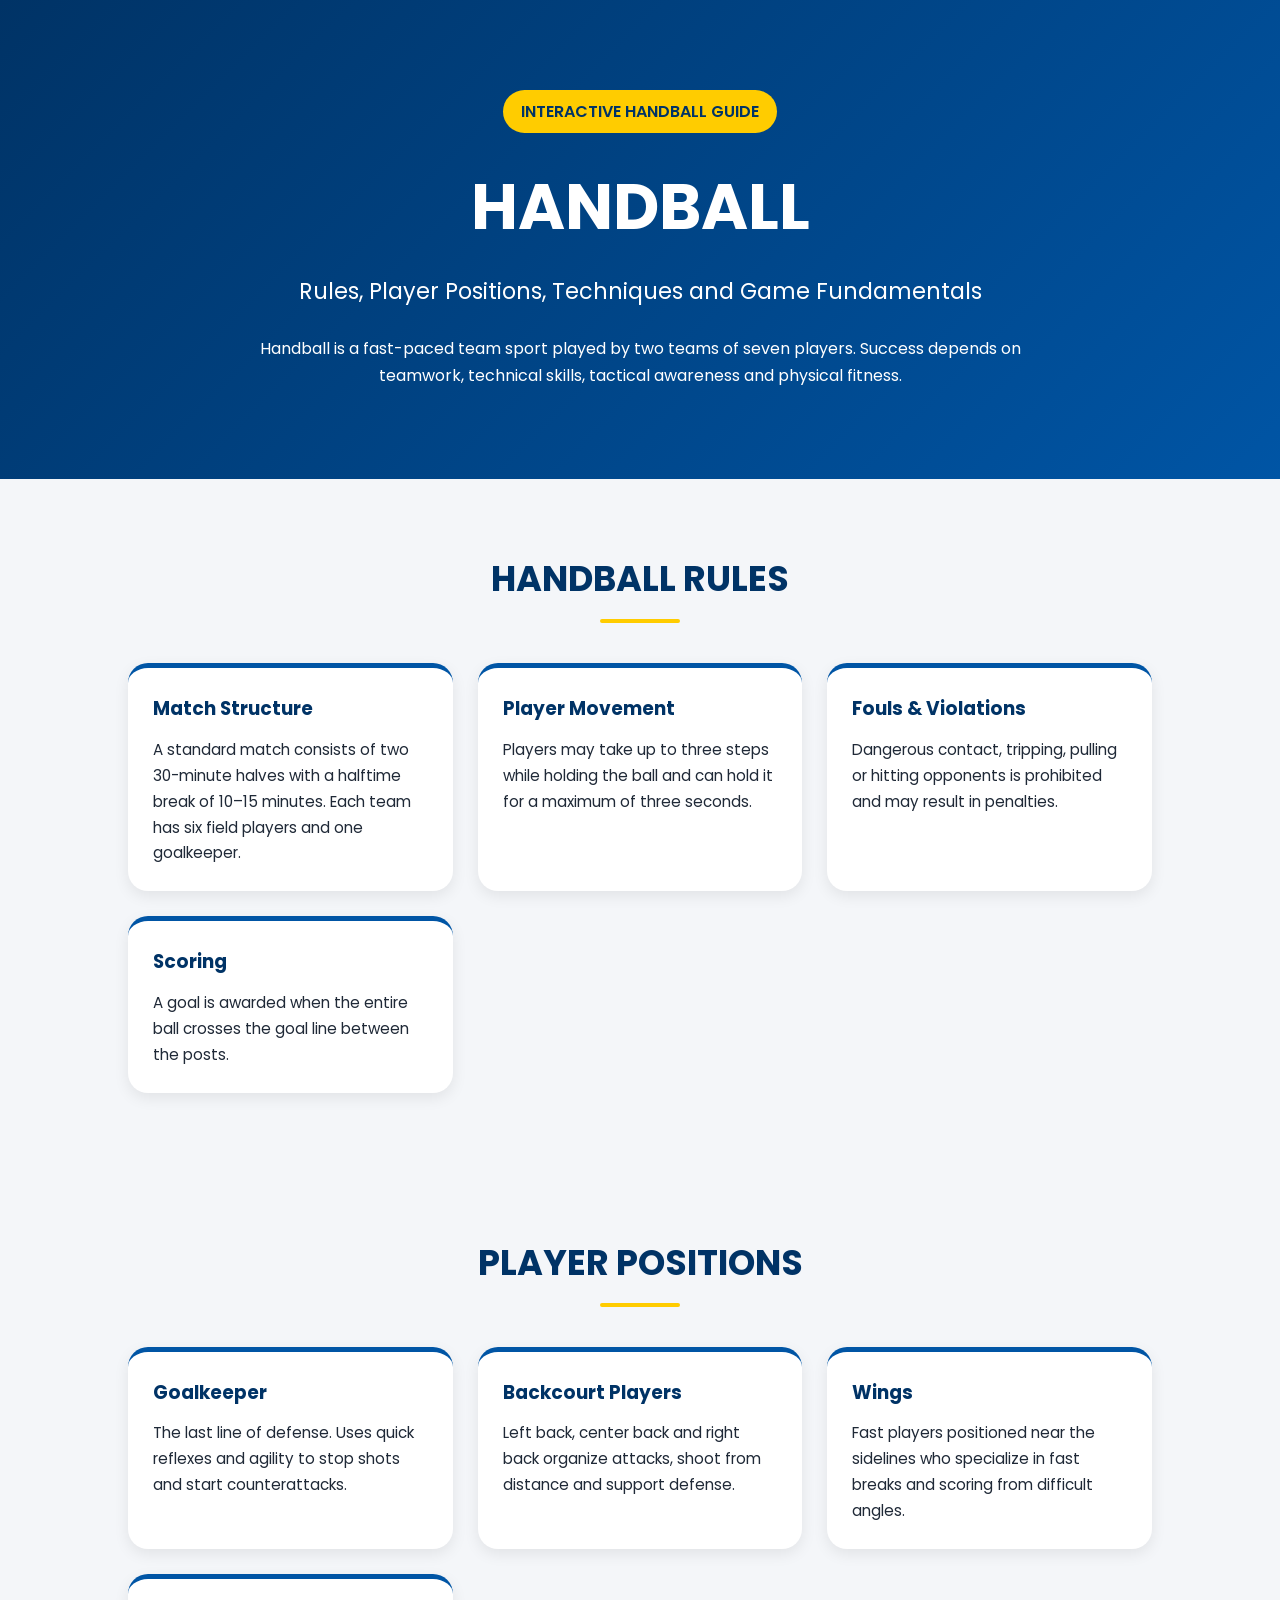
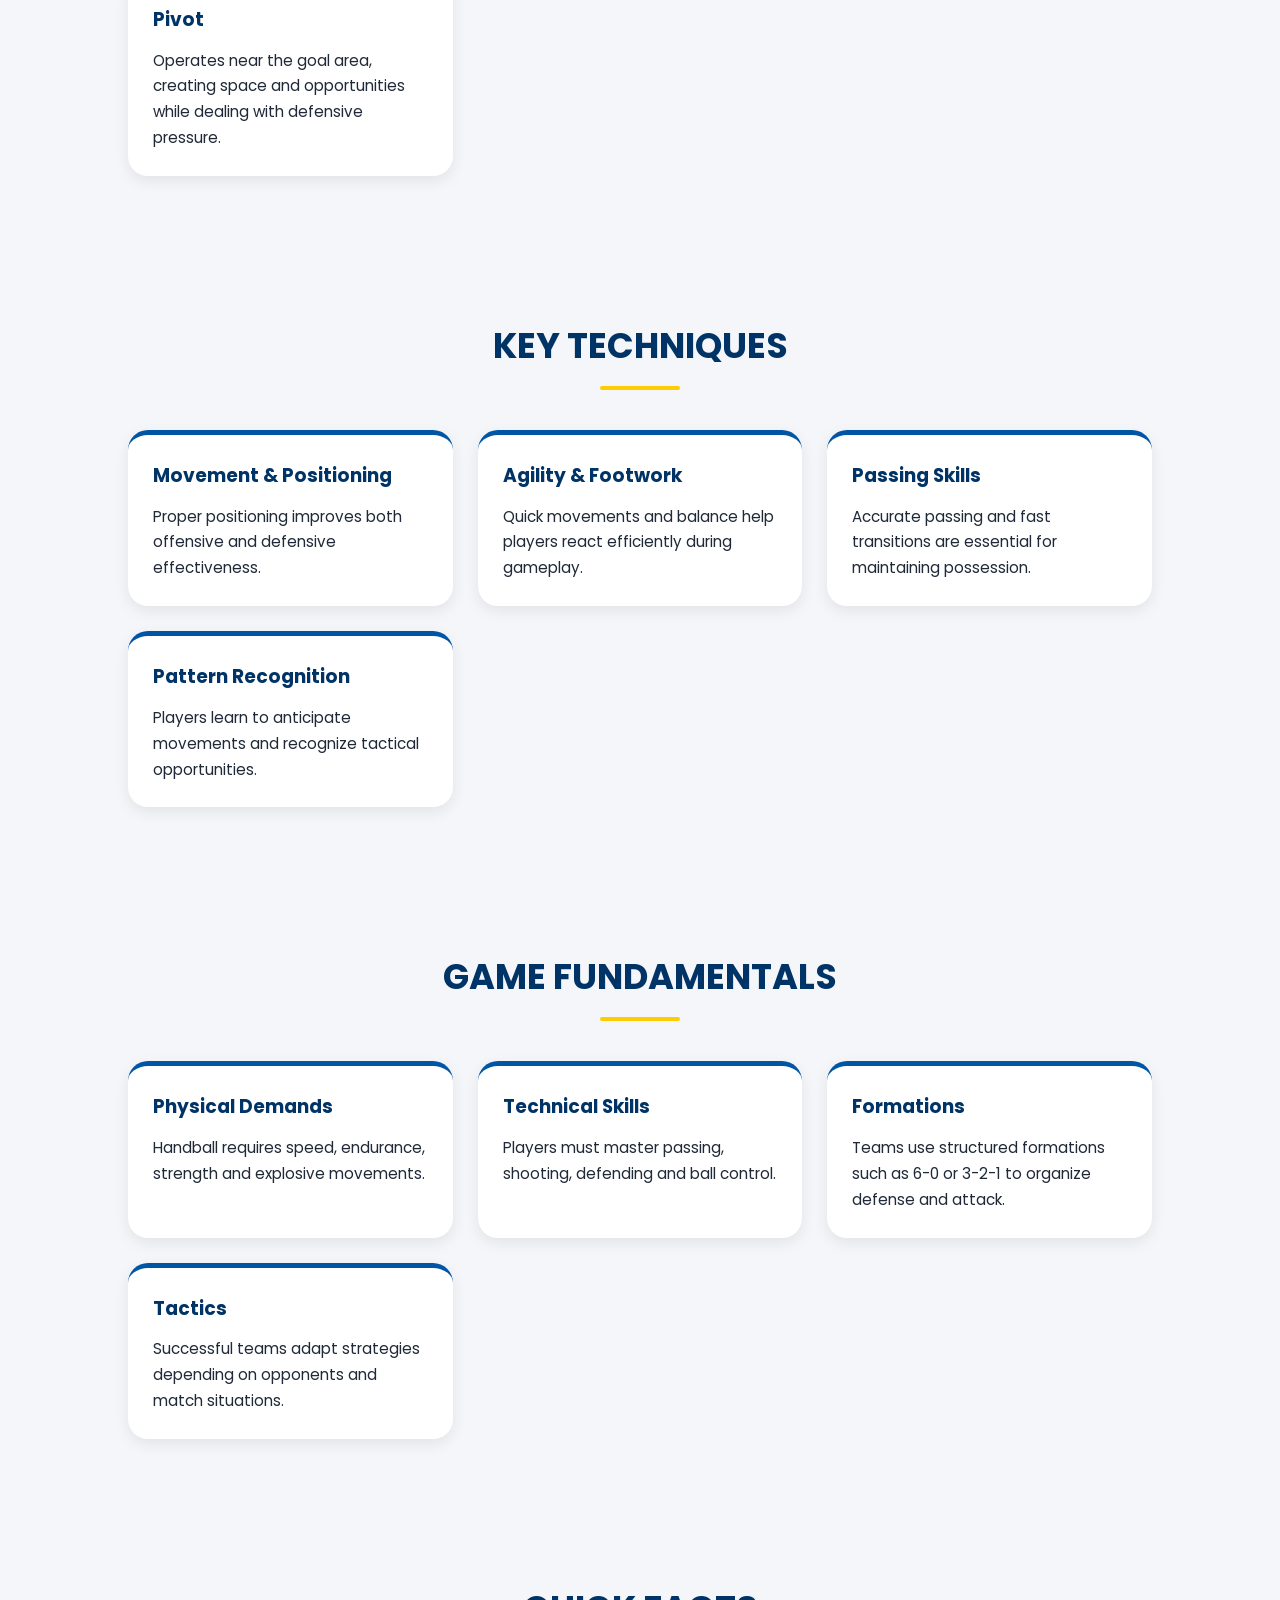
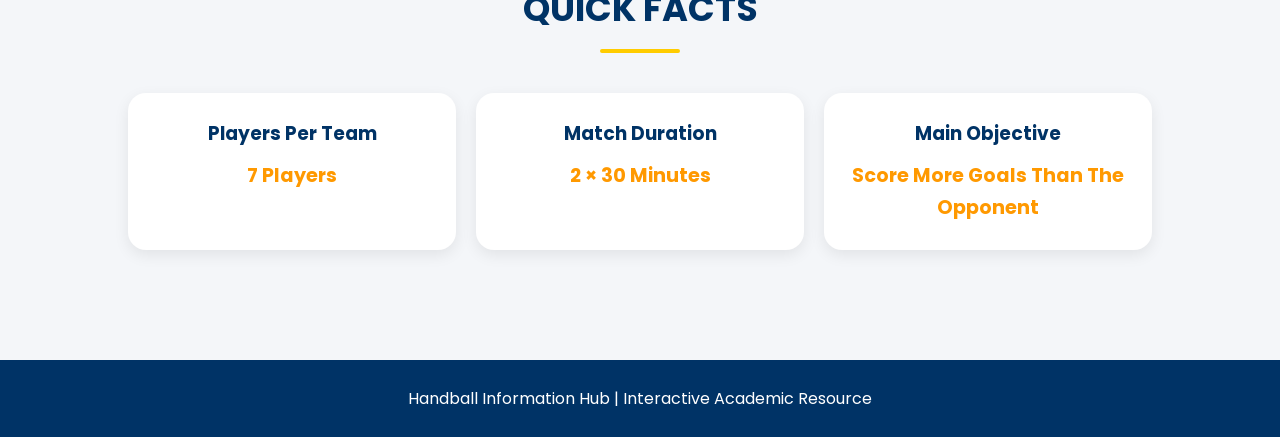
<file: Index.html>
<!DOCTYPE html>
<html lang="en">
<head>
    <meta charset="UTF-8">
    <meta name="viewport" content="width=device-width, initial-scale=1.0">
    <title>Handball Information Hub</title>

    <link rel="stylesheet" href="style.css">

    <link href="https://fonts.googleapis.com/css2?family=Poppins:wght@300;400;500;600;700&display=swap" rel="stylesheet">
</head>
<body>

<header class="hero">

    <div class="hero-content">

        <span class="tag">INTERACTIVE HANDBALL GUIDE</span>

        <h1>HANDBALL</h1>

        <h2>Rules, Player Positions, Techniques and Game Fundamentals</h2>

        <p>
            Handball is a fast-paced team sport played by two teams of seven players.
            Success depends on teamwork, technical skills, tactical awareness and physical fitness.
        </p>

    </div>

</header>

<main>

    <section class="section">

        <h2 class="section-title">HANDBALL RULES</h2>

        <div class="cards">

            <div class="card">
                <h3>Match Structure</h3>
                <p>
                    A standard match consists of two 30-minute halves with a halftime break of 10–15 minutes.
                    Each team has six field players and one goalkeeper.
                </p>
            </div>

            <div class="card">
                <h3>Player Movement</h3>
                <p>
                    Players may take up to three steps while holding the ball and can hold it for a maximum of three seconds.
                </p>
            </div>

            <div class="card">
                <h3>Fouls & Violations</h3>
                <p>
                    Dangerous contact, tripping, pulling or hitting opponents is prohibited and may result in penalties.
                </p>
            </div>

            <div class="card">
                <h3>Scoring</h3>
                <p>
                    A goal is awarded when the entire ball crosses the goal line between the posts.
                </p>
            </div>

        </div>

    </section>

    <section class="section">

        <h2 class="section-title">PLAYER POSITIONS</h2>

        <div class="cards">

            <div class="card">
                <h3>Goalkeeper</h3>
                <p>
                    The last line of defense. Uses quick reflexes and agility to stop shots and start counterattacks.
                </p>
            </div>

            <div class="card">
                <h3>Backcourt Players</h3>
                <p>
                    Left back, center back and right back organize attacks, shoot from distance and support defense.
                </p>
            </div>

            <div class="card">
                <h3>Wings</h3>
                <p>
                    Fast players positioned near the sidelines who specialize in fast breaks and scoring from difficult angles.
                </p>
            </div>

            <div class="card">
                <h3>Pivot</h3>
                <p>
                    Operates near the goal area, creating space and opportunities while dealing with defensive pressure.
                </p>
            </div>

        </div>

    </section>

    <section class="section">

        <h2 class="section-title">KEY TECHNIQUES</h2>

        <div class="cards">

            <div class="card">
                <h3>Movement & Positioning</h3>
                <p>
                    Proper positioning improves both offensive and defensive effectiveness.
                </p>
            </div>

            <div class="card">
                <h3>Agility & Footwork</h3>
                <p>
                    Quick movements and balance help players react efficiently during gameplay.
                </p>
            </div>

            <div class="card">
                <h3>Passing Skills</h3>
                <p>
                    Accurate passing and fast transitions are essential for maintaining possession.
                </p>
            </div>

            <div class="card">
                <h3>Pattern Recognition</h3>
                <p>
                    Players learn to anticipate movements and recognize tactical opportunities.
                </p>
            </div>

        </div>

    </section>

    <section class="section">

        <h2 class="section-title">GAME FUNDAMENTALS</h2>

        <div class="cards">

            <div class="card">
                <h3>Physical Demands</h3>
                <p>
                    Handball requires speed, endurance, strength and explosive movements.
                </p>
            </div>

            <div class="card">
                <h3>Technical Skills</h3>
                <p>
                    Players must master passing, shooting, defending and ball control.
                </p>
            </div>

            <div class="card">
                <h3>Formations</h3>
                <p>
                    Teams use structured formations such as 6-0 or 3-2-1 to organize defense and attack.
                </p>
            </div>

            <div class="card">
                <h3>Tactics</h3>
                <p>
                    Successful teams adapt strategies depending on opponents and match situations.
                </p>
            </div>

        </div>

    </section>

    <section class="section">

        <h2 class="section-title">QUICK FACTS</h2>

        <div class="facts">

            <div class="fact">
                <h3>Players Per Team</h3>
                <p>7 Players</p>
            </div>

            <div class="fact">
                <h3>Match Duration</h3>
                <p>2 × 30 Minutes</p>
            </div>

            <div class="fact">
                <h3>Main Objective</h3>
                <p>Score More Goals Than The Opponent</p>
            </div>

        </div>

    </section>

</main>

<footer>

    <p>
        Handball Information Hub | Interactive Academic Resource
    </p>

</footer>

</body>
</html>
</file>
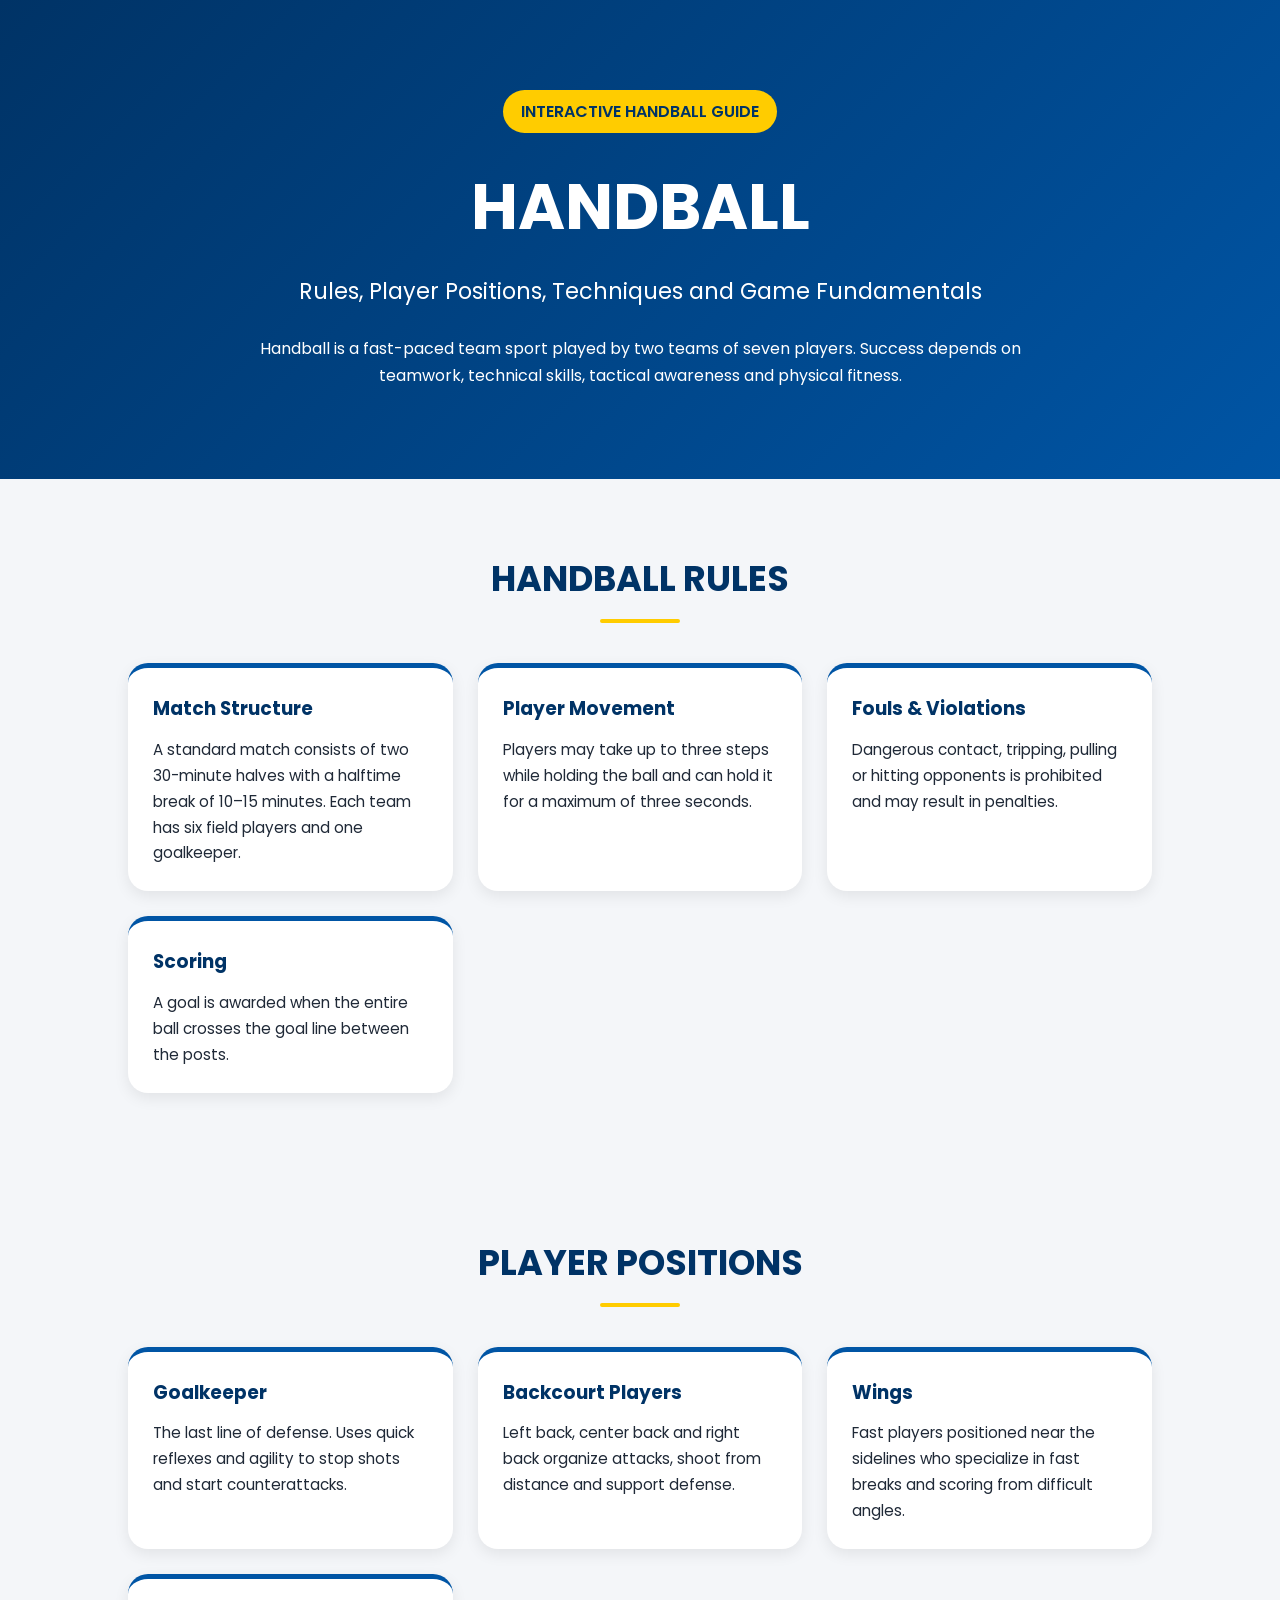
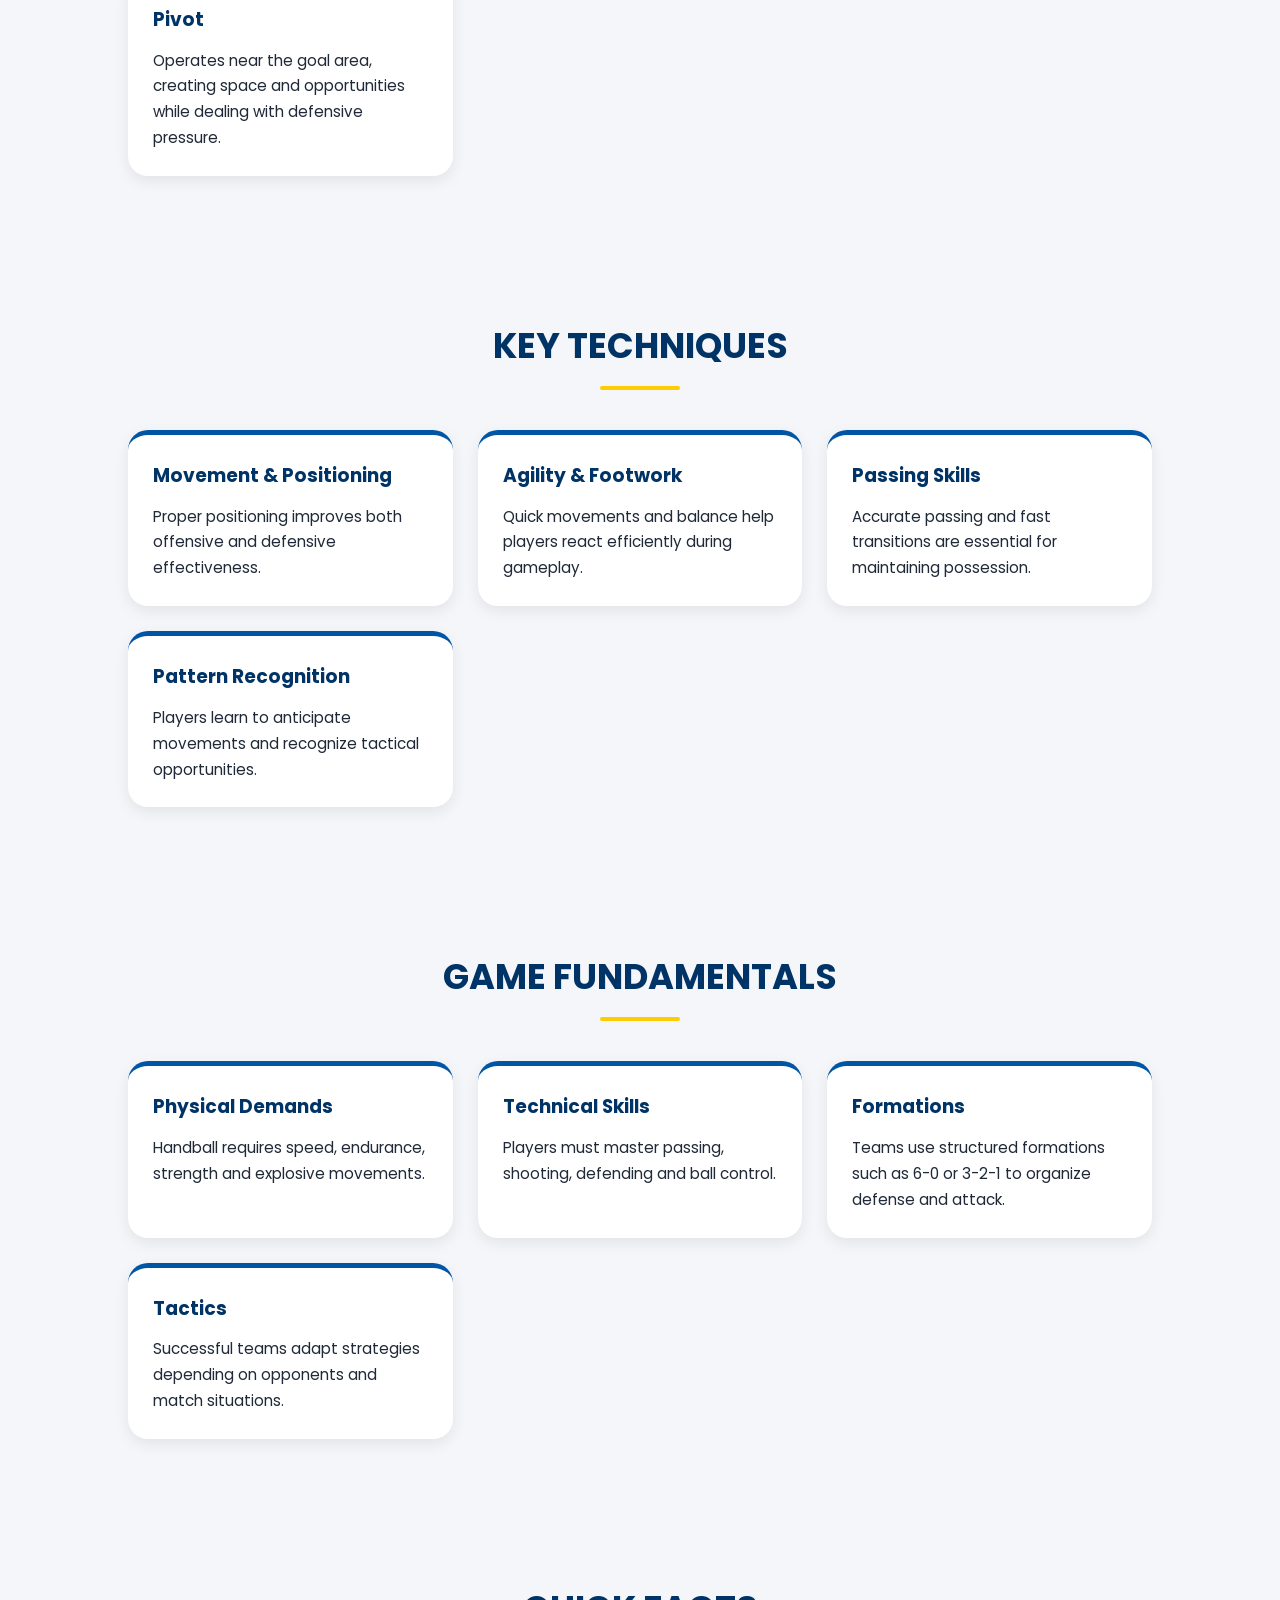
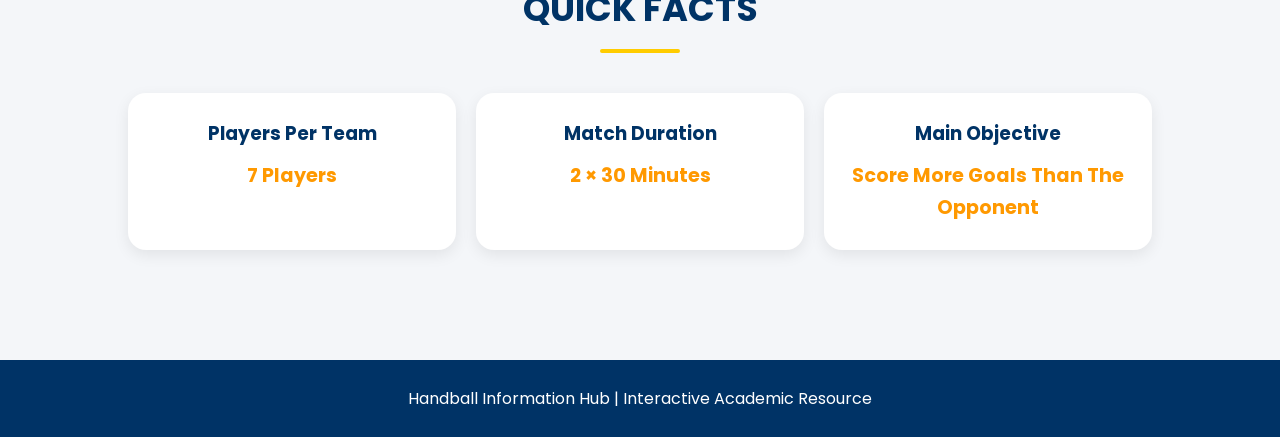
<file: index.html>
<!DOCTYPE html>
<html lang="en">
<head>
    <meta charset="UTF-8">
    <meta name="viewport" content="width=device-width, initial-scale=1.0">
    <title>Handball Information Hub</title>

    <link rel="stylesheet" href="style.css">

    <link href="https://fonts.googleapis.com/css2?family=Poppins:wght@300;400;500;600;700&display=swap" rel="stylesheet">
</head>
<body>

<header class="hero">

    <div class="hero-content">

        <span class="tag">INTERACTIVE HANDBALL GUIDE</span>

        <h1>HANDBALL</h1>

        <h2>Rules, Player Positions, Techniques and Game Fundamentals</h2>

        <p>
            Handball is a fast-paced team sport played by two teams of seven players.
            Success depends on teamwork, technical skills, tactical awareness and physical fitness.
        </p>

    </div>

</header>

<main>

    <section class="section">

        <h2 class="section-title">HANDBALL RULES</h2>

        <div class="cards">

            <div class="card">
                <h3>Match Structure</h3>
                <p>
                    A standard match consists of two 30-minute halves with a halftime break of 10–15 minutes.
                    Each team has six field players and one goalkeeper.
                </p>
            </div>

            <div class="card">
                <h3>Player Movement</h3>
                <p>
                    Players may take up to three steps while holding the ball and can hold it for a maximum of three seconds.
                </p>
            </div>

            <div class="card">
                <h3>Fouls & Violations</h3>
                <p>
                    Dangerous contact, tripping, pulling or hitting opponents is prohibited and may result in penalties.
                </p>
            </div>

            <div class="card">
                <h3>Scoring</h3>
                <p>
                    A goal is awarded when the entire ball crosses the goal line between the posts.
                </p>
            </div>

        </div>

    </section>

    <section class="section">

        <h2 class="section-title">PLAYER POSITIONS</h2>

        <div class="cards">

            <div class="card">
                <h3>Goalkeeper</h3>
                <p>
                    The last line of defense. Uses quick reflexes and agility to stop shots and start counterattacks.
                </p>
            </div>

            <div class="card">
                <h3>Backcourt Players</h3>
                <p>
                    Left back, center back and right back organize attacks, shoot from distance and support defense.
                </p>
            </div>

            <div class="card">
                <h3>Wings</h3>
                <p>
                    Fast players positioned near the sidelines who specialize in fast breaks and scoring from difficult angles.
                </p>
            </div>

            <div class="card">
                <h3>Pivot</h3>
                <p>
                    Operates near the goal area, creating space and opportunities while dealing with defensive pressure.
                </p>
            </div>

        </div>

    </section>

    <section class="section">

        <h2 class="section-title">KEY TECHNIQUES</h2>

        <div class="cards">

            <div class="card">
                <h3>Movement & Positioning</h3>
                <p>
                    Proper positioning improves both offensive and defensive effectiveness.
                </p>
            </div>

            <div class="card">
                <h3>Agility & Footwork</h3>
                <p>
                    Quick movements and balance help players react efficiently during gameplay.
                </p>
            </div>

            <div class="card">
                <h3>Passing Skills</h3>
                <p>
                    Accurate passing and fast transitions are essential for maintaining possession.
                </p>
            </div>

            <div class="card">
                <h3>Pattern Recognition</h3>
                <p>
                    Players learn to anticipate movements and recognize tactical opportunities.
                </p>
            </div>

        </div>

    </section>

    <section class="section">

        <h2 class="section-title">GAME FUNDAMENTALS</h2>

        <div class="cards">

            <div class="card">
                <h3>Physical Demands</h3>
                <p>
                    Handball requires speed, endurance, strength and explosive movements.
                </p>
            </div>

            <div class="card">
                <h3>Technical Skills</h3>
                <p>
                    Players must master passing, shooting, defending and ball control.
                </p>
            </div>

            <div class="card">
                <h3>Formations</h3>
                <p>
                    Teams use structured formations such as 6-0 or 3-2-1 to organize defense and attack.
                </p>
            </div>

            <div class="card">
                <h3>Tactics</h3>
                <p>
                    Successful teams adapt strategies depending on opponents and match situations.
                </p>
            </div>

        </div>

    </section>

    <section class="section">

        <h2 class="section-title">QUICK FACTS</h2>

        <div class="facts">

            <div class="fact">
                <h3>Players Per Team</h3>
                <p>7 Players</p>
            </div>

            <div class="fact">
                <h3>Match Duration</h3>
                <p>2 × 30 Minutes</p>
            </div>

            <div class="fact">
                <h3>Main Objective</h3>
                <p>Score More Goals Than The Opponent</p>
            </div>

        </div>

    </section>

</main>

<footer>

    <p>
        Handball Information Hub | Interactive Academic Resource
    </p>

</footer>

</body>
</html>
</file>
<file: style.css>
*{
    margin:0;
    padding:0;
    box-sizing:border-box;
}

body{
    font-family:'Poppins',sans-serif;
    background:#f4f6f9;
    color:#1f2937;
    line-height:1.7;
}

/* HERO */

.hero{
    background:linear-gradient(135deg,#003366,#0055a5);
    color:white;
    text-align:center;
    padding:90px 10%;
}

.tag{
    display:inline-block;
    background:#ffcc00;
    color:#003366;
    font-weight:600;
    padding:8px 18px;
    border-radius:30px;
    margin-bottom:20px;
}

.hero h1{
    font-size:4rem;
    margin-bottom:10px;
}

.hero h2{
    font-size:1.4rem;
    font-weight:400;
    margin-bottom:25px;
}

.hero p{
    max-width:800px;
    margin:auto;
}

/* SECTIONS */

.section{
    padding:70px 10%;
}

.section-title{
    text-align:center;
    color:#003366;
    margin-bottom:40px;
    font-size:2.2rem;
    position:relative;
}

.section-title::after{
    content:"";
    width:80px;
    height:4px;
    background:#ffcc00;
    display:block;
    margin:10px auto;
    border-radius:10px;
}

/* CARDS */

.cards{
    display:grid;
    grid-template-columns:repeat(auto-fit,minmax(260px,1fr));
    gap:25px;
}

.card{
    background:white;
    padding:25px;
    border-radius:20px;
    box-shadow:0 5px 15px rgba(0,0,0,.08);
    transition:all .3s ease;
    border-top:5px solid #0055a5;
}

.card:hover{
    transform:translateY(-10px);
    box-shadow:0 12px 25px rgba(0,0,0,.15);
}

.card h3{
    color:#003366;
    margin-bottom:12px;
}

.card p{
    font-size:.95rem;
}

/* FACTS */

.facts{
    display:grid;
    grid-template-columns:repeat(auto-fit,minmax(220px,1fr));
    gap:20px;
}

.fact{
    background:white;
    padding:25px;
    text-align:center;
    border-radius:18px;
    box-shadow:0 5px 15px rgba(0,0,0,.08);
    transition:.3s;
}

.fact:hover{
    transform:scale(1.05);
}

.fact h3{
    color:#003366;
    margin-bottom:10px;
}

.fact p{
    color:#ff9900;
    font-weight:700;
    font-size:1.2rem;
}

/* FOOTER */

footer{
    background:#003366;
    color:white;
    text-align:center;
    padding:25px;
    margin-top:40px;
}

/* RESPONSIVE */

@media(max-width:768px){

    .hero{
        padding:70px 8%;
    }

    .hero h1{
        font-size:2.8rem;
    }

    .hero h2{
        font-size:1.1rem;
    }

    .section{
        padding:50px 8%;
    }

    .section-title{
        font-size:1.8rem;
    }

}

@media(max-width:480px){

    .hero h1{
        font-size:2.2rem;
    }

    .hero h2{
        font-size:1rem;
    }

    .card{
        padding:20px;
    }

}
</file>
